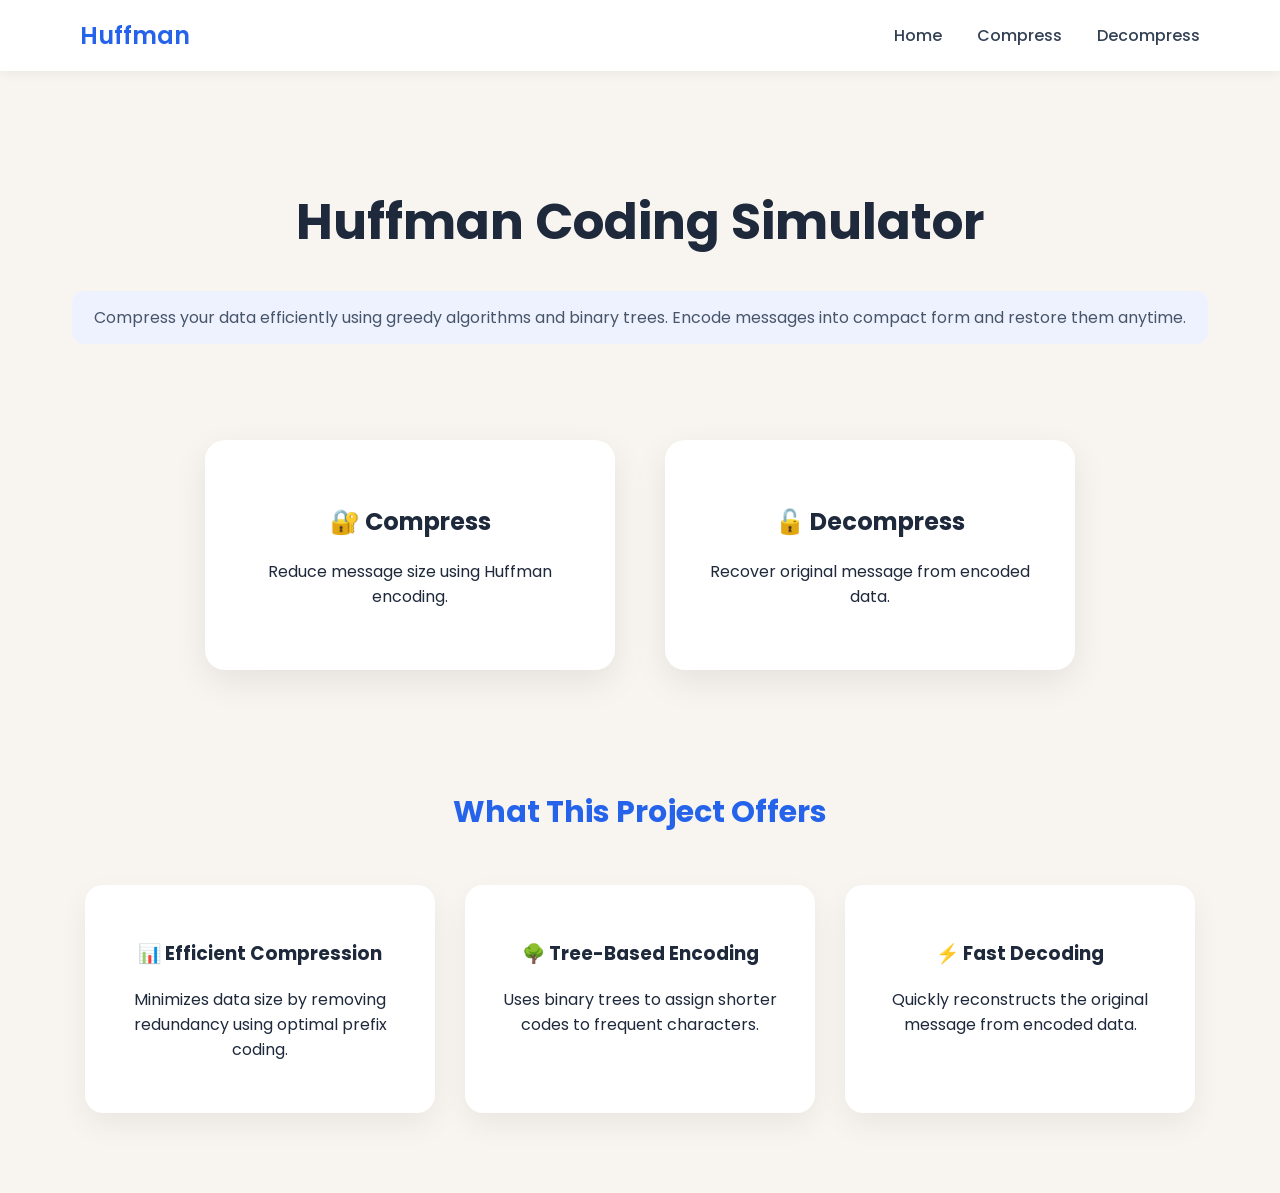
<file: index.html>
<!DOCTYPE html>
<html lang="en">
<head>
    <meta charset="UTF-8">
    <title>Huffman Coding Simulator</title>

    <link rel="stylesheet" href="huffman.css">

    <link href="https://fonts.googleapis.com/css2?family=Poppins&display=swap" rel="stylesheet">
</head>

<body>

<div class="navbar">
    <h2>Huffman</h2>
    <div class="nav-links">
        <a href="index.html">Home</a>
        <a href="compress.html">Compress</a>
        <a href="decompress.html">Decompress</a>
    </div>
</div>

<div class="container">

    <div class="hero">
        <h1>Huffman Coding Simulator</h1>
        <p>
            Compress your data efficiently using greedy algorithms and binary trees.
            Encode messages into compact form and restore them anytime.
        </p>
    </div>

    <div class="card-container">
        <a href="compress.html" class="card">
            <h2>🔐 Compress</h2>
            <p>Reduce message size using Huffman encoding.</p>
        </a>

        <a href="decompress.html" class="card">
            <h2>🔓 Decompress</h2>
            <p>Recover original message from encoded data.</p>
        </a>
    </div>

    <h2 class="section-title">What This Project Offers</h2>

    <div class="info">
        <div class="info-card">
            <h3>📊 Efficient Compression</h3>
            <p>
                Minimizes data size by removing redundancy using optimal prefix coding.
            </p>
        </div>

        <div class="info-card">
            <h3>🌳 Tree-Based Encoding</h3>
            <p>
                Uses binary trees to assign shorter codes to frequent characters.
            </p>
        </div>

        <div class="info-card">
            <h3>⚡ Fast Decoding</h3>
            <p>
                Quickly reconstructs the original message from encoded data.
            </p>
        </div>
    </div>

</div>

</body>
</html>
</file>
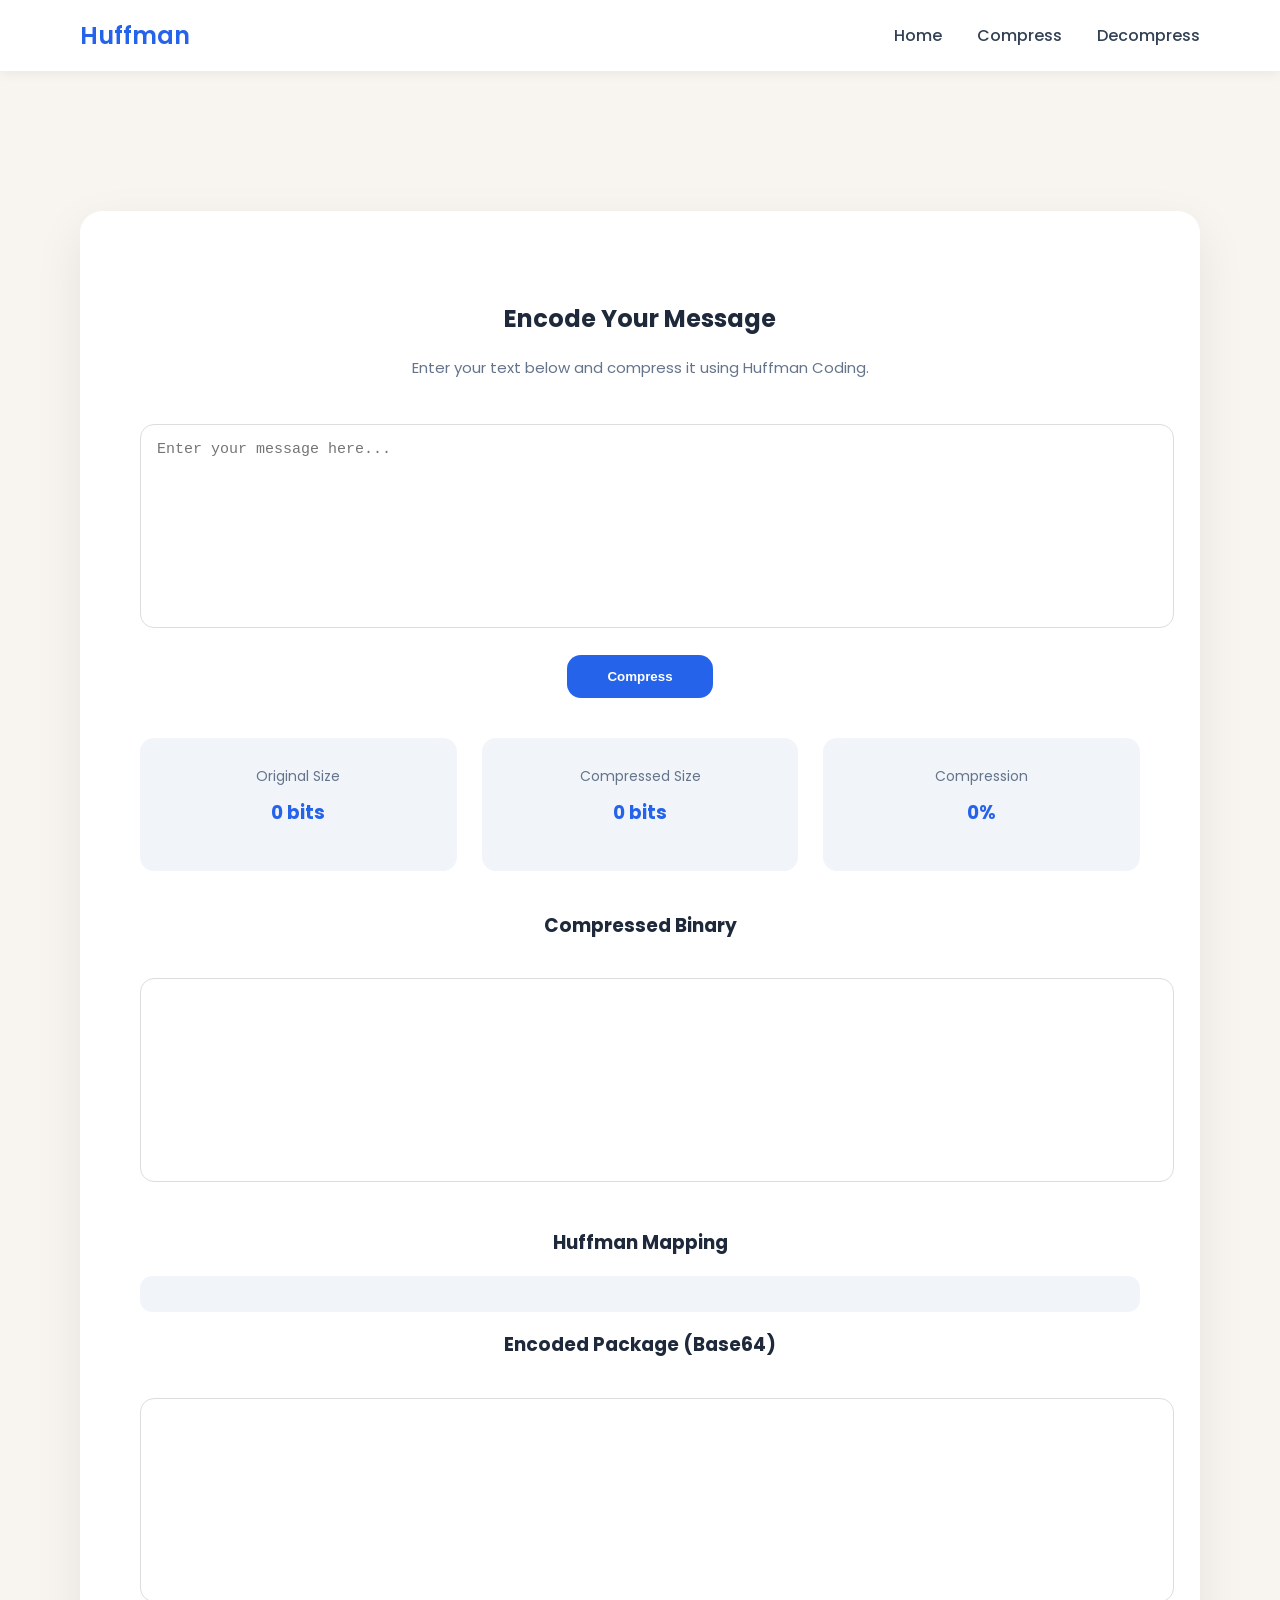
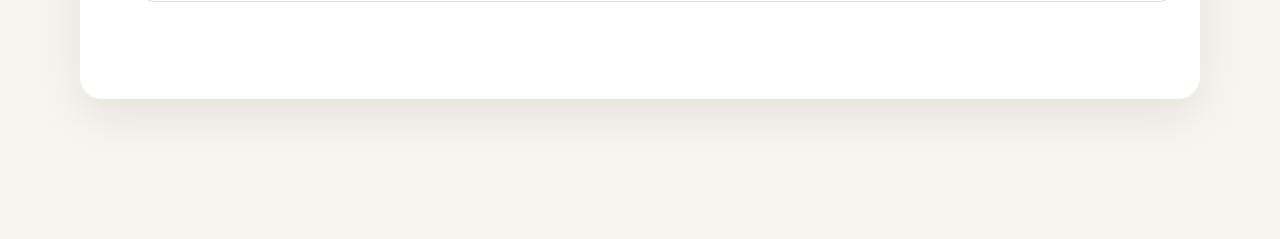
<file: compress.html>
<!DOCTYPE html>
<html>
<head>
    <title>Compress</title>

    <link rel="stylesheet" href="huffman.css">

    <link href="https://fonts.googleapis.com/css2?family=Poppins&display=swap" rel="stylesheet">
</head>

<body>

<div class="navbar">
    <h2>Huffman</h2>
    <div class="nav-links">
        <a href="index.html">Home</a>
        <a href="compress.html">Compress</a>
        <a href="decompress.html">Decompress</a>
    </div>
</div>

<div class="container">

    <div class="big-card">
        <h2>Encode Your Message</h2>
        <p class="subtext">
            Enter your text below and compress it using Huffman Coding.
        </p>

        <textarea id="inputText" placeholder="Enter your message here..."></textarea>

        <button type="button" onclick="compress()">Compress</button>

        <div class="stats-box">
            <div class="stat">
                <span>Original Size</span>
                <h3 id="originalSize">0 bits</h3>
            </div>

            <div class="stat">
                <span>Compressed Size</span>
                <h3 id="compressedSize">0 bits</h3>
            </div>

            <div class="stat">
                <span>Compression</span>
                <h3 id="compressionRatio">0%</h3>
            </div>
        </div>

        <h3>Compressed Binary</h3>
        <textarea id="binaryOutput" readonly></textarea>

        <h3>Huffman Mapping</h3>
        <pre id="mapOutput"></pre>

        <h3>Encoded Package (Base64)</h3>
        <textarea id="encodedOutput" readonly></textarea>
    </div>

</div>

<script src="huffman.js"></script>

</body>
</html>
</file>
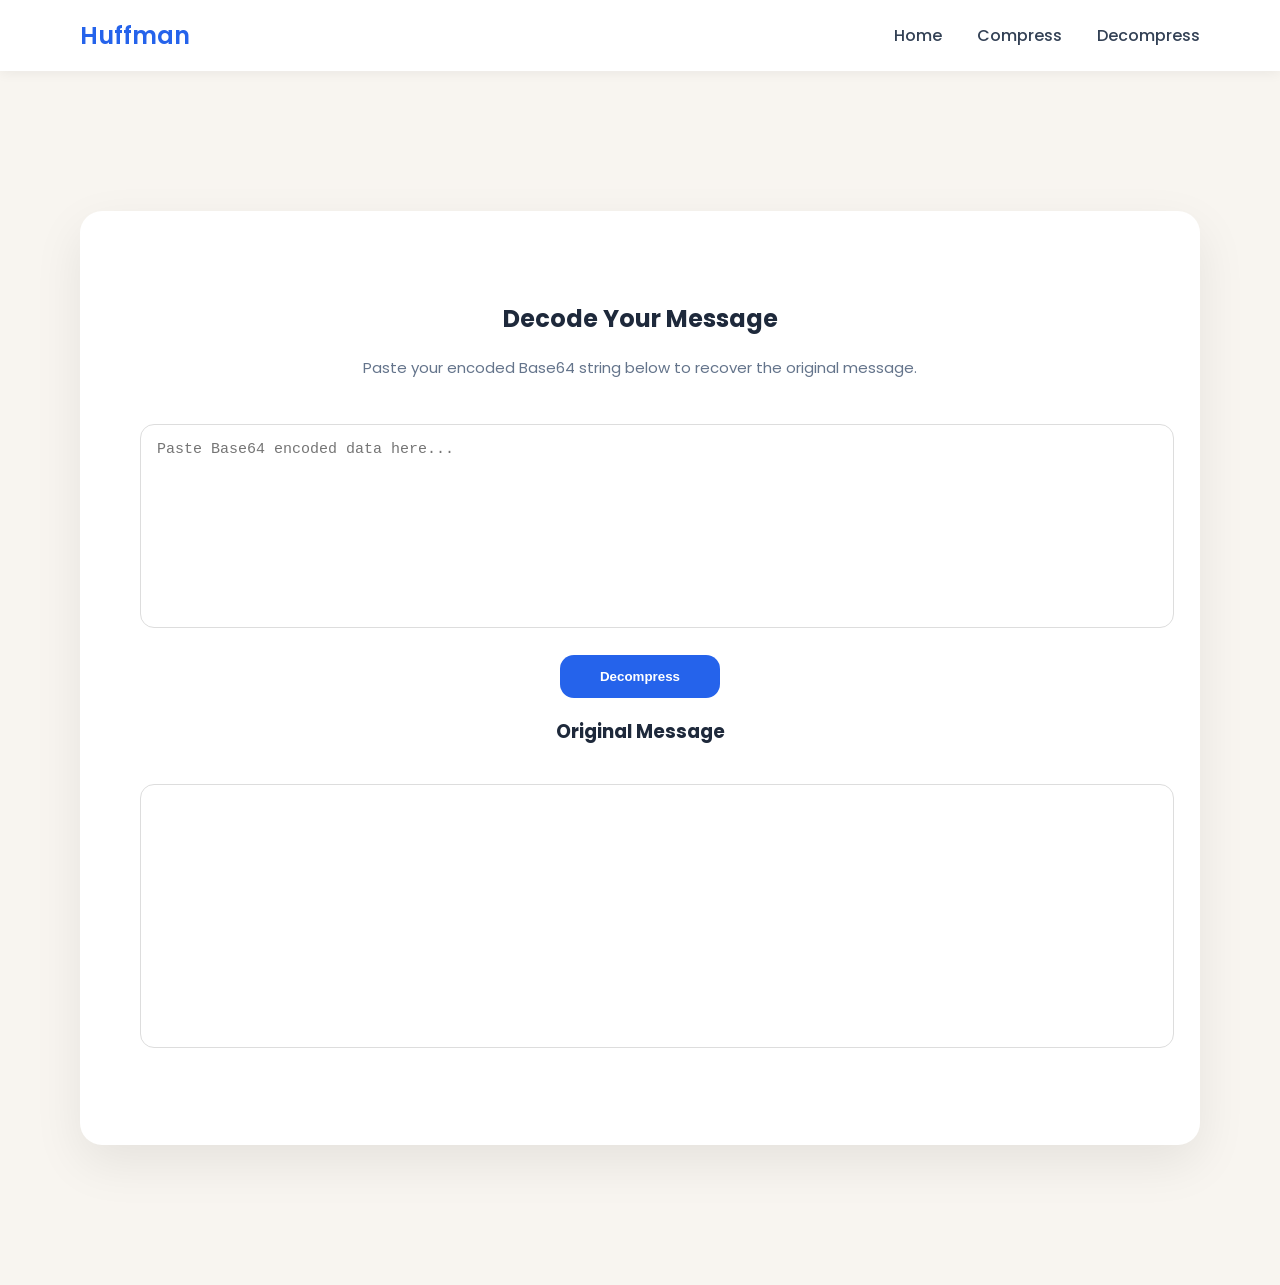
<file: decompress.html>
<!DOCTYPE html>
<html>
<head>
    <title>Decompress</title>

    <link rel="stylesheet" href="huffman.css">

    <link href="https://fonts.googleapis.com/css2?family=Poppins&display=swap" rel="stylesheet">
</head>

<body>

<div class="navbar">
    <h2>Huffman</h2>
    <div class="nav-links">
        <a href="index.html">Home</a>
        <a href="compress.html">Compress</a>
        <a href="decompress.html">Decompress</a>
    </div>
</div>

<div class="container">

    <div class="big-card">
        <h2>Decode Your Message</h2>
        <p class="subtext">
            Paste your encoded Base64 string below to recover the original message.
        </p>

        <textarea id="decodeInput" placeholder="Paste Base64 encoded data here..."></textarea>

        <button type="button" onclick="decompress()">Decompress</button>

        <h3>Original Message</h3>
        <textarea id="decodedText" readonly></textarea>
    </div>

</div>

<script src="huffman.js"></script>

</body>
</html>
</file>
<file: huffman.css>
body {
    margin: 0;
    font-family: 'Poppins', sans-serif;
    background: #f8f5f0;
    color: #1e293b;
}

.navbar {
    display: flex;
    align-items: center;
    justify-content: space-between;
    padding: 18px 80px;
    background: white;
    box-shadow: 0 2px 12px rgba(0,0,0,0.06);
}

.navbar h2 {
    margin: 0;
    font-weight: 600;
    color: #2563eb;
}

.nav-links {
    display: flex;
    align-items: center;
    gap: 35px;
}

.nav-links a {
    text-decoration: none;
    color: #334155;
    font-weight: 500;
    transition: 0.2s;
}

.nav-links a:hover {
    color: #2563eb;
}

.container {
    max-width: 1200px;
    margin: auto;
    padding: 80px 20px;
    text-align: center;
}

.hero h1 {
    font-size: 50px;
    margin-bottom: 15px;
}

.hero p {
    background: #eef2ff;
    display: inline-block;
    padding: 14px 22px;
    border-radius: 12px;
    color: #475569;
}

.card-container {
    display: flex;
    justify-content: center;
    gap: 50px;
    margin-top: 80px;
}

.card {
    background: white;
    padding: 45px;
    border-radius: 20px;
    width: 320px;
    text-decoration: none;
    color: #1e293b;
    box-shadow: 0 12px 35px rgba(0,0,0,0.08);
    transition: all 0.25s ease;
}

.card:hover {
    transform: translateY(-10px);
    box-shadow: 0 18px 45px rgba(0,0,0,0.12);
}

.section-title {
    margin-top: 120px;
    font-size: 30px;
    color: #2563eb;
}

.info {
    margin-top: 50px;
    display: flex;
    gap: 30px;
    justify-content: center;
}

.info-card {
    background: white;
    padding: 35px;
    border-radius: 18px;
    width: 280px;
    box-shadow: 0 12px 30px rgba(0,0,0,0.06);
    transition: 0.25s;
}

.info-card:hover {
    transform: translateY(-6px);
}

.big-card {
    background: white;
    padding: 70px 60px;
    border-radius: 22px;
    max-width: 1000px; 
    margin: 60px auto;
    box-shadow: 0 18px 50px rgba(0,0,0,0.08);
}

textarea {
    width: 100%;
    height: 170px;
    margin: 20px 0;
    padding: 16px;
    border-radius: 14px;
    border: 1px solid #ddd;
    font-size: 15px;
    resize: none;
    transition: 0.2s;
}

textarea:focus {
    outline: none;
    border-color: #2563eb;
}

#decodedText {
    height: 230px;
}

button {
    background: #2563eb;
    color: white;
    border: none;
    padding: 14px 40px;
    border-radius: 14px;
    cursor: pointer;
    font-weight: 600;
    transition: 0.25s;
}

button:hover {
    background: #1d4ed8;
    transform: scale(1.05);
}

pre {
    background: #f1f5f9;
    padding: 18px;
    border-radius: 12px;
    margin-top: 15px;
    text-align: left;
    overflow-x: auto;
}

.subtext {
    color: #64748b;
    margin-bottom: 25px;
    font-size: 15px;
}

.stats-box {
    display: flex;
    justify-content: space-between;
    gap: 25px;
    margin: 40px 0;
}

.stat {
    flex: 1;
    background: #f1f5f9;
    padding: 25px;
    border-radius: 14px;
    text-align: center;
}

.stat span {
    font-size: 14px;
    color: #64748b;
}

.stat h3 {
    margin-top: 10px;
    color: #2563eb;
}
</file>
